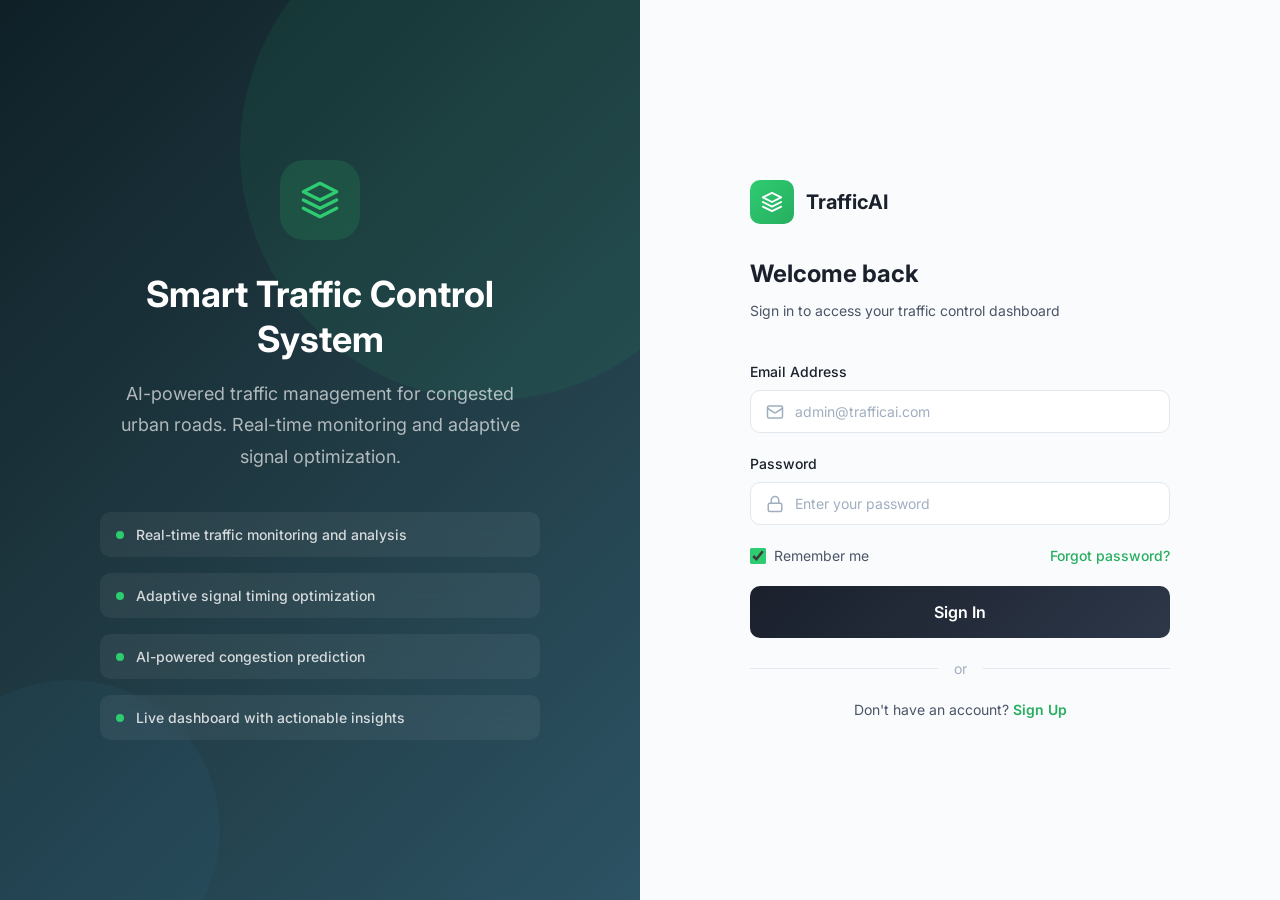
<file: urban traffic/login.html>
<!DOCTYPE html>
<html lang="en">
<head>
  <meta charset="UTF-8">
  <meta name="viewport" content="width=device-width, initial-scale=1.0">
  <title>Login — Smart Traffic Control System</title>
  <meta name="description" content="Sign in to the AI-Powered Smart Traffic Management System. Monitor live traffic, analyze congestion, and optimize signal timing.">
  <link rel="preconnect" href="https://fonts.googleapis.com">
  <link rel="preconnect" href="https://fonts.gstatic.com" crossorigin>
  <link href="https://fonts.googleapis.com/css2?family=Inter:wght@400;500;600;700&display=swap" rel="stylesheet">
  <link rel="stylesheet" href="css/variables.css">
  <link rel="stylesheet" href="css/base.css">
  <link rel="stylesheet" href="css/login.css">
  <link rel="stylesheet" href="css/responsive.css">
</head>
<body>
  <div class="login-page">
    <!-- Left Branding Panel -->
    <div class="login-brand">
      <div class="login-brand-content">
        <div class="login-brand-icon">
          <svg viewBox="0 0 24 24" fill="none" stroke="currentColor" stroke-width="2" stroke-linecap="round" stroke-linejoin="round">
            <path d="M12 2L2 7l10 5 10-5-10-5z"/>
            <path d="M2 17l10 5 10-5"/>
            <path d="M2 12l10 5 10-5"/>
          </svg>
        </div>
        <h1>Smart Traffic Control System</h1>
        <p>AI-powered traffic management for congested urban roads. Real-time monitoring and adaptive signal optimization.</p>

        <div class="login-features">
          <div class="login-feature">
            <div class="login-feature-dot"></div>
            <span>Real-time traffic monitoring and analysis</span>
          </div>
          <div class="login-feature">
            <div class="login-feature-dot"></div>
            <span>Adaptive signal timing optimization</span>
          </div>
          <div class="login-feature">
            <div class="login-feature-dot"></div>
            <span>AI-powered congestion prediction</span>
          </div>
          <div class="login-feature">
            <div class="login-feature-dot"></div>
            <span>Live dashboard with actionable insights</span>
          </div>
        </div>
      </div>
    </div>

    <!-- Right Form Panel -->
    <div class="login-form-panel">
      <div class="login-form-container">
        <div class="login-form-header">
          <div class="login-logo">
            <div class="login-logo-icon">
              <svg viewBox="0 0 24 24" fill="none" stroke="currentColor" stroke-width="2" stroke-linecap="round" stroke-linejoin="round">
                <path d="M12 2L2 7l10 5 10-5-10-5z"/>
                <path d="M2 17l10 5 10-5"/>
                <path d="M2 12l10 5 10-5"/>
              </svg>
            </div>
            <span class="login-logo-text">TrafficAI</span>
          </div>
          <h2>Welcome back</h2>
          <p>Sign in to access your traffic control dashboard</p>
        </div>

        <form id="loginForm" class="login-form">
          <div class="form-group">
            <label for="email">Email Address</label>
            <div class="form-input-wrapper">
              <svg viewBox="0 0 24 24" fill="none" stroke="currentColor" stroke-width="2" stroke-linecap="round" stroke-linejoin="round">
                <rect x="2" y="4" width="20" height="16" rx="2"/>
                <path d="m22 7-8.97 5.7a1.94 1.94 0 0 1-2.06 0L2 7"/>
              </svg>
              <input type="email" id="email" class="form-input" placeholder="admin@trafficai.com">
            </div>
          </div>

          <div class="form-group">
            <label for="password">Password</label>
            <div class="form-input-wrapper">
              <svg viewBox="0 0 24 24" fill="none" stroke="currentColor" stroke-width="2" stroke-linecap="round" stroke-linejoin="round">
                <rect x="3" y="11" width="18" height="11" rx="2" ry="2"/>
                <path d="M7 11V7a5 5 0 0 1 10 0v4"/>
              </svg>
              <input type="password" id="password" class="form-input" placeholder="Enter your password">
            </div>
          </div>

          <div class="form-options">
            <label class="form-remember">
              <input type="checkbox" checked> Remember me
            </label>
            <a href="#" class="form-forgot">Forgot password?</a>
          </div>

          <button type="submit" id="loginBtn" class="login-btn">Sign In</button>

          <div class="form-divider">or</div>

          <p class="form-signup">
            Don't have an account? <a href="#">Sign Up</a>
          </p>
        </form>
      </div>
    </div>
  </div>

  <script src="js/login.js"></script>
</body>
</html>
</file>
<file: urban traffic/css/variables.css>
/* ===== Design Tokens ===== */
:root {
  /* Primary Colors */
  --color-bg: #FAFBFC;
  --color-surface: #FFFFFF;
  --color-surface-alt: #F4F6F8;
  --color-border: #E2E8F0;
  --color-border-light: #EDF2F7;

  /* Text */
  --color-text-primary: #1A202C;
  --color-text-secondary: #4A5568;
  --color-text-muted: #A0AEC0;
  --color-text-inverse: #FFFFFF;

  /* Accent Colors */
  --color-green: #2ECC71;
  --color-green-light: rgba(46, 204, 113, 0.12);
  --color-green-dark: #27AE60;

  --color-red: #E74C3C;
  --color-red-light: rgba(231, 76, 60, 0.12);
  --color-red-dark: #C0392B;

  --color-amber: #F39C12;
  --color-amber-light: rgba(243, 156, 18, 0.12);
  --color-amber-dark: #E67E22;

  --color-blue: #3498DB;
  --color-blue-light: rgba(52, 152, 219, 0.12);
  --color-blue-dark: #2980B9;

  --color-purple: #9B59B6;
  --color-purple-light: rgba(155, 89, 182, 0.12);

  /* Gradients */
  --gradient-primary: linear-gradient(135deg, #1A202C 0%, #2D3748 100%);
  --gradient-accent: linear-gradient(135deg, #2ECC71 0%, #27AE60 100%);
  --gradient-hero: linear-gradient(135deg, #0F2027 0%, #203A43 50%, #2C5364 100%);

  /* Typography */
  --font-family: 'Inter', -apple-system, BlinkMacSystemFont, 'Segoe UI', sans-serif;
  --font-size-xs: 0.75rem;
  --font-size-sm: 0.875rem;
  --font-size-base: 1rem;
  --font-size-lg: 1.125rem;
  --font-size-xl: 1.25rem;
  --font-size-2xl: 1.5rem;
  --font-size-3xl: 1.875rem;
  --font-size-4xl: 2.25rem;
  --font-size-5xl: 3rem;
  --font-weight-normal: 400;
  --font-weight-medium: 500;
  --font-weight-semibold: 600;
  --font-weight-bold: 700;
  --line-height-tight: 1.25;
  --line-height-normal: 1.5;
  --line-height-relaxed: 1.75;

  /* Spacing */
  --space-1: 0.25rem;
  --space-2: 0.5rem;
  --space-3: 0.75rem;
  --space-4: 1rem;
  --space-5: 1.25rem;
  --space-6: 1.5rem;
  --space-8: 2rem;
  --space-10: 2.5rem;
  --space-12: 3rem;
  --space-16: 4rem;
  --space-20: 5rem;
  --space-24: 6rem;

  /* Borders & Radius */
  --radius-sm: 6px;
  --radius-md: 10px;
  --radius-lg: 16px;
  --radius-xl: 24px;
  --radius-full: 50%;

  /* Shadows */
  --shadow-xs: 0 1px 2px rgba(0, 0, 0, 0.04);
  --shadow-sm: 0 1px 3px rgba(0, 0, 0, 0.06), 0 1px 2px rgba(0, 0, 0, 0.04);
  --shadow-md: 0 4px 6px rgba(0, 0, 0, 0.05), 0 2px 4px rgba(0, 0, 0, 0.03);
  --shadow-lg: 0 10px 15px rgba(0, 0, 0, 0.06), 0 4px 6px rgba(0, 0, 0, 0.03);
  --shadow-xl: 0 20px 25px rgba(0, 0, 0, 0.08), 0 10px 10px rgba(0, 0, 0, 0.02);
  --shadow-card: 0 1px 3px rgba(0,0,0,0.04), 0 4px 12px rgba(0,0,0,0.04);
  --shadow-card-hover: 0 4px 12px rgba(0,0,0,0.08), 0 8px 24px rgba(0,0,0,0.06);

  /* Transitions */
  --transition-fast: 150ms ease;
  --transition-base: 250ms ease;
  --transition-slow: 350ms ease;

  /* Layout */
  --container-max: 1280px;
  --nav-height: 72px;
}
</file>
<file: urban traffic/css/base.css>
/* ===== CSS Reset & Base ===== */
*, *::before, *::after {
  margin: 0;
  padding: 0;
  box-sizing: border-box;
}

html {
  scroll-behavior: smooth;
  -webkit-font-smoothing: antialiased;
  -moz-osx-font-smoothing: grayscale;
}

body {
  font-family: var(--font-family);
  font-size: var(--font-size-base);
  font-weight: var(--font-weight-normal);
  line-height: var(--line-height-normal);
  color: var(--color-text-primary);
  background-color: var(--color-bg);
}

a {
  text-decoration: none;
  color: inherit;
  transition: color var(--transition-fast);
}

img {
  max-width: 100%;
  display: block;
}

ul, ol { list-style: none; }

button, input, textarea, select {
  font-family: inherit;
  font-size: inherit;
  border: none;
  outline: none;
  background: none;
}

/* ===== Container ===== */
.container {
  width: 100%;
  max-width: var(--container-max);
  margin: 0 auto;
  padding: 0 var(--space-6);
}

/* ===== Section ===== */
.section {
  padding: var(--space-20) 0;
}

.section-header {
  text-align: center;
  margin-bottom: var(--space-12);
}

.section-header .badge {
  display: inline-flex;
  align-items: center;
  gap: var(--space-2);
  padding: var(--space-2) var(--space-4);
  background: var(--color-green-light);
  color: var(--color-green-dark);
  border-radius: var(--radius-xl);
  font-size: var(--font-size-sm);
  font-weight: var(--font-weight-semibold);
  margin-bottom: var(--space-4);
  letter-spacing: 0.02em;
}

.section-header h2 {
  font-size: var(--font-size-3xl);
  font-weight: var(--font-weight-bold);
  color: var(--color-text-primary);
  margin-bottom: var(--space-3);
  line-height: var(--line-height-tight);
}

.section-header p {
  font-size: var(--font-size-lg);
  color: var(--color-text-secondary);
  max-width: 640px;
  margin: 0 auto;
  line-height: var(--line-height-relaxed);
}

/* ===== Cards ===== */
.card {
  background: var(--color-surface);
  border: 1px solid var(--color-border-light);
  border-radius: var(--radius-lg);
  padding: var(--space-6);
  box-shadow: var(--shadow-card);
  transition: box-shadow var(--transition-base), transform var(--transition-base);
}

.card:hover {
  box-shadow: var(--shadow-card-hover);
  transform: translateY(-2px);
}

/* ===== Buttons ===== */
.btn {
  display: inline-flex;
  align-items: center;
  justify-content: center;
  gap: var(--space-2);
  padding: var(--space-3) var(--space-6);
  border-radius: var(--radius-md);
  font-weight: var(--font-weight-semibold);
  font-size: var(--font-size-sm);
  cursor: pointer;
  transition: all var(--transition-base);
  border: 1px solid transparent;
  letter-spacing: 0.01em;
}

.btn-primary {
  background: var(--gradient-accent);
  color: var(--color-text-inverse);
  box-shadow: 0 2px 8px rgba(46, 204, 113, 0.3);
}

.btn-primary:hover {
  transform: translateY(-1px);
  box-shadow: 0 4px 16px rgba(46, 204, 113, 0.4);
}

.btn-secondary {
  background: var(--color-surface);
  color: var(--color-text-primary);
  border-color: var(--color-border);
}

.btn-secondary:hover {
  background: var(--color-surface-alt);
  border-color: var(--color-text-muted);
}

.btn-dark {
  background: var(--gradient-primary);
  color: var(--color-text-inverse);
  box-shadow: 0 2px 8px rgba(26, 32, 44, 0.3);
}

.btn-dark:hover {
  transform: translateY(-1px);
  box-shadow: 0 4px 16px rgba(26, 32, 44, 0.4);
}

.btn-lg {
  padding: var(--space-4) var(--space-8);
  font-size: var(--font-size-base);
  border-radius: var(--radius-md);
}

/* ===== Status Badges ===== */
.status-badge {
  display: inline-flex;
  align-items: center;
  gap: var(--space-1);
  padding: var(--space-1) var(--space-3);
  border-radius: var(--radius-xl);
  font-size: var(--font-size-xs);
  font-weight: var(--font-weight-semibold);
  text-transform: uppercase;
  letter-spacing: 0.05em;
}

.status-badge::before {
  content: '';
  width: 6px;
  height: 6px;
  border-radius: var(--radius-full);
}

.status-badge.green { background: var(--color-green-light); color: var(--color-green-dark); }
.status-badge.green::before { background: var(--color-green); }

.status-badge.amber { background: var(--color-amber-light); color: var(--color-amber-dark); }
.status-badge.amber::before { background: var(--color-amber); }

.status-badge.red { background: var(--color-red-light); color: var(--color-red-dark); }
.status-badge.red::before { background: var(--color-red); }

/* ===== Grid Helpers ===== */
.grid-2 { display: grid; grid-template-columns: repeat(2, 1fr); gap: var(--space-6); }
.grid-3 { display: grid; grid-template-columns: repeat(3, 1fr); gap: var(--space-6); }
.grid-4 { display: grid; grid-template-columns: repeat(4, 1fr); gap: var(--space-6); }

/* ===== Animations ===== */
@keyframes fadeInUp {
  from { opacity: 0; transform: translateY(24px); }
  to { opacity: 1; transform: translateY(0); }
}

@keyframes fadeIn {
  from { opacity: 0; }
  to { opacity: 1; }
}

@keyframes slideInLeft {
  from { opacity: 0; transform: translateX(-24px); }
  to { opacity: 1; transform: translateX(0); }
}

@keyframes slideInRight {
  from { opacity: 0; transform: translateX(24px); }
  to { opacity: 1; transform: translateX(0); }
}

@keyframes pulse {
  0%, 100% { opacity: 1; }
  50% { opacity: 0.5; }
}

@keyframes scaleIn {
  from { opacity: 0; transform: scale(0.9); }
  to { opacity: 1; transform: scale(1); }
}

.animate-fade-up {
  animation: fadeInUp 0.6s ease forwards;
  opacity: 0;
}

.animate-fade-in {
  animation: fadeIn 0.5s ease forwards;
  opacity: 0;
}

/* Stagger delays */
.delay-1 { animation-delay: 0.1s; }
.delay-2 { animation-delay: 0.2s; }
.delay-3 { animation-delay: 0.3s; }
.delay-4 { animation-delay: 0.4s; }
.delay-5 { animation-delay: 0.5s; }
.delay-6 { animation-delay: 0.6s; }

/* ===== Scrollbar ===== */
::-webkit-scrollbar { width: 8px; }
::-webkit-scrollbar-track { background: var(--color-bg); }
::-webkit-scrollbar-thumb { background: var(--color-border); border-radius: var(--radius-xl); }
::-webkit-scrollbar-thumb:hover { background: var(--color-text-muted); }
</file>
<file: urban traffic/css/login.css>
/* ===== Login Page ===== */
.login-page {
  min-height: 100vh;
  display: flex;
  background: var(--color-bg);
}

/* Left Panel - Branding */
.login-brand {
  flex: 1;
  background: var(--gradient-hero);
  display: flex;
  flex-direction: column;
  justify-content: center;
  align-items: center;
  padding: var(--space-16);
  position: relative;
  overflow: hidden;
}

.login-brand::before {
  content: '';
  position: absolute;
  width: 500px;
  height: 500px;
  border-radius: 50%;
  background: rgba(46, 204, 113, 0.08);
  top: -100px;
  right: -100px;
}

.login-brand::after {
  content: '';
  position: absolute;
  width: 300px;
  height: 300px;
  border-radius: 50%;
  background: rgba(52, 152, 219, 0.06);
  bottom: -80px;
  left: -80px;
}

.login-brand-content {
  position: relative;
  z-index: 1;
  text-align: center;
  max-width: 440px;
  animation: fadeInUp 0.8s ease;
}

.login-brand-icon {
  width: 80px;
  height: 80px;
  border-radius: var(--radius-xl);
  background: rgba(46, 204, 113, 0.15);
  display: flex;
  align-items: center;
  justify-content: center;
  margin: 0 auto var(--space-8);
  backdrop-filter: blur(10px);
}

.login-brand-icon svg {
  width: 40px;
  height: 40px;
  color: var(--color-green);
}

.login-brand h1 {
  font-size: var(--font-size-4xl);
  font-weight: var(--font-weight-bold);
  color: var(--color-text-inverse);
  margin-bottom: var(--space-4);
  line-height: var(--line-height-tight);
}

.login-brand p {
  font-size: var(--font-size-lg);
  color: rgba(255, 255, 255, 0.65);
  line-height: var(--line-height-relaxed);
  margin-bottom: var(--space-10);
}

.login-features {
  display: flex;
  flex-direction: column;
  gap: var(--space-4);
  text-align: left;
  width: 100%;
}

.login-feature {
  display: flex;
  align-items: center;
  gap: var(--space-3);
  padding: var(--space-3) var(--space-4);
  background: rgba(255, 255, 255, 0.06);
  border-radius: var(--radius-md);
  backdrop-filter: blur(10px);
}

.login-feature-dot {
  width: 8px;
  height: 8px;
  border-radius: var(--radius-full);
  background: var(--color-green);
  flex-shrink: 0;
}

.login-feature span {
  color: rgba(255, 255, 255, 0.8);
  font-size: var(--font-size-sm);
  font-weight: var(--font-weight-medium);
}

/* Right Panel - Form */
.login-form-panel {
  flex: 1;
  display: flex;
  align-items: center;
  justify-content: center;
  padding: var(--space-16);
}

.login-form-container {
  width: 100%;
  max-width: 420px;
  animation: fadeIn 0.6s ease 0.2s forwards;
  opacity: 0;
}

.login-form-header {
  margin-bottom: var(--space-10);
}

.login-form-header .login-logo {
  display: flex;
  align-items: center;
  gap: var(--space-3);
  margin-bottom: var(--space-8);
}

.login-logo-icon {
  width: 44px;
  height: 44px;
  border-radius: var(--radius-md);
  background: var(--gradient-accent);
  display: flex;
  align-items: center;
  justify-content: center;
}

.login-logo-icon svg {
  width: 22px;
  height: 22px;
  color: white;
}

.login-logo-text {
  font-size: var(--font-size-xl);
  font-weight: var(--font-weight-bold);
  color: var(--color-text-primary);
}

.login-form-header h2 {
  font-size: var(--font-size-2xl);
  font-weight: var(--font-weight-bold);
  color: var(--color-text-primary);
  margin-bottom: var(--space-2);
}

.login-form-header p {
  color: var(--color-text-secondary);
  font-size: var(--font-size-sm);
}

/* Form */
.login-form {
  display: flex;
  flex-direction: column;
  gap: var(--space-5);
}

.form-group {
  display: flex;
  flex-direction: column;
  gap: var(--space-2);
}

.form-group label {
  font-size: var(--font-size-sm);
  font-weight: var(--font-weight-medium);
  color: var(--color-text-primary);
}

.form-input-wrapper {
  position: relative;
}

.form-input-wrapper svg {
  position: absolute;
  left: var(--space-4);
  top: 50%;
  transform: translateY(-50%);
  width: 18px;
  height: 18px;
  color: var(--color-text-muted);
  pointer-events: none;
}

.form-input {
  width: 100%;
  padding: var(--space-3) var(--space-4) var(--space-3) 44px;
  border: 1.5px solid var(--color-border);
  border-radius: var(--radius-md);
  font-size: var(--font-size-sm);
  color: var(--color-text-primary);
  background: var(--color-surface);
  transition: all var(--transition-fast);
}

.form-input:focus {
  border-color: var(--color-green);
  box-shadow: 0 0 0 3px var(--color-green-light);
}

.form-input::placeholder {
  color: var(--color-text-muted);
}

.form-options {
  display: flex;
  justify-content: space-between;
  align-items: center;
}

.form-remember {
  display: flex;
  align-items: center;
  gap: var(--space-2);
  font-size: var(--font-size-sm);
  color: var(--color-text-secondary);
  cursor: pointer;
}

.form-remember input[type="checkbox"] {
  width: 16px;
  height: 16px;
  accent-color: var(--color-green);
  cursor: pointer;
}

.form-forgot {
  font-size: var(--font-size-sm);
  color: var(--color-green-dark);
  font-weight: var(--font-weight-medium);
  transition: color var(--transition-fast);
}

.form-forgot:hover {
  color: var(--color-green);
}

.login-btn {
  width: 100%;
  padding: var(--space-4);
  font-size: var(--font-size-base);
  border-radius: var(--radius-md);
  font-weight: var(--font-weight-semibold);
  background: var(--gradient-primary);
  color: var(--color-text-inverse);
  cursor: pointer;
  transition: all var(--transition-base);
  position: relative;
  overflow: hidden;
}

.login-btn:hover {
  transform: translateY(-1px);
  box-shadow: 0 4px 16px rgba(26, 32, 44, 0.35);
}

.login-btn:active {
  transform: translateY(0);
}

.form-divider {
  display: flex;
  align-items: center;
  gap: var(--space-4);
  color: var(--color-text-muted);
  font-size: var(--font-size-sm);
}

.form-divider::before,
.form-divider::after {
  content: '';
  flex: 1;
  height: 1px;
  background: var(--color-border);
}

.form-signup {
  text-align: center;
  font-size: var(--font-size-sm);
  color: var(--color-text-secondary);
}

.form-signup a {
  color: var(--color-green-dark);
  font-weight: var(--font-weight-semibold);
}

.form-signup a:hover {
  color: var(--color-green);
}
</file>
<file: urban traffic/css/responsive.css>
/* ===== Responsive Design ===== */

/* Large Desktop */
@media (max-width: 1200px) {
  .stats-grid { grid-template-columns: repeat(2, 1fr); }
  .traffic-light-section { grid-template-columns: repeat(2, 1fr); }
  .footer-grid { grid-template-columns: 1fr 1fr; gap: var(--space-8); }
}

/* Tablet */
@media (max-width: 992px) {
  :root {
    --font-size-5xl: 2.25rem;
    --font-size-4xl: 1.875rem;
    --font-size-3xl: 1.5rem;
  }

  .dashboard-row { grid-template-columns: 1fr; }
  .monitoring-grid { grid-template-columns: 1fr; }
  .road-status-grid { grid-template-columns: repeat(2, 1fr); }
  .signals-logic-grid { grid-template-columns: 1fr; }
  .recommendations-grid { grid-template-columns: 1fr; }
  .metrics-comparison { grid-template-columns: 1fr; gap: var(--space-4); }
  .metrics-arrow { transform: rotate(90deg); }
  .about-grid { grid-template-columns: 1fr; gap: var(--space-8); }
  .contact-grid { grid-template-columns: 1fr; gap: var(--space-8); }

  .nav-links { display: none; }
  .hamburger { display: flex; }

  .nav-links.mobile-open {
    display: flex;
    position: absolute;
    top: var(--nav-height);
    left: 0;
    right: 0;
    background: var(--color-surface);
    flex-direction: column;
    padding: var(--space-4) var(--space-6);
    border-bottom: 1px solid var(--color-border-light);
    box-shadow: var(--shadow-lg);
    animation: fadeIn 0.2s ease;
  }

  .nav-links.mobile-open a {
    padding: var(--space-3) var(--space-4);
    border-radius: var(--radius-md);
    width: 100%;
  }
}

/* Small Tablet / Large Phone */
@media (max-width: 768px) {
  .section { padding: var(--space-12) 0; }
  .container { padding: 0 var(--space-4); }

  .hero { padding: calc(var(--nav-height) + var(--space-12)) 0 var(--space-12); }

  .stats-grid { grid-template-columns: 1fr 1fr; gap: var(--space-4); }
  .road-status-grid { grid-template-columns: 1fr; }
  .traffic-light-section { grid-template-columns: 1fr 1fr; }

  .login-page { flex-direction: column; }
  .login-brand { display: none; }
  .login-form-panel { padding: var(--space-6); }

  .about-visual { grid-template-columns: 1fr 1fr; }

  .contact-form .form-row { grid-template-columns: 1fr; }

  .table-toolbar { flex-direction: column; align-items: flex-start; }
  .table-search input { width: 100%; }

  .footer-grid { grid-template-columns: 1fr; gap: var(--space-6); }
  .footer-bottom { flex-direction: column; gap: var(--space-3); text-align: center; }

  .hero-actions { flex-direction: column; }
  .hero-actions .btn { width: 100%; }

  #traffic-map { height: 300px; }
}

/* Phone */
@media (max-width: 480px) {
  :root {
    --font-size-5xl: 1.875rem;
    --font-size-4xl: 1.5rem;
    --font-size-3xl: 1.25rem;
    --nav-height: 64px;
  }

  .stats-grid { grid-template-columns: 1fr; }
  .stat-card { padding: var(--space-4); }

  .traffic-light-section { grid-template-columns: 1fr; }
  .about-visual { grid-template-columns: 1fr; }

  .grid-2, .grid-3, .grid-4 {
    grid-template-columns: 1fr;
  }

  .nav-status { display: none; }
}
</file>
